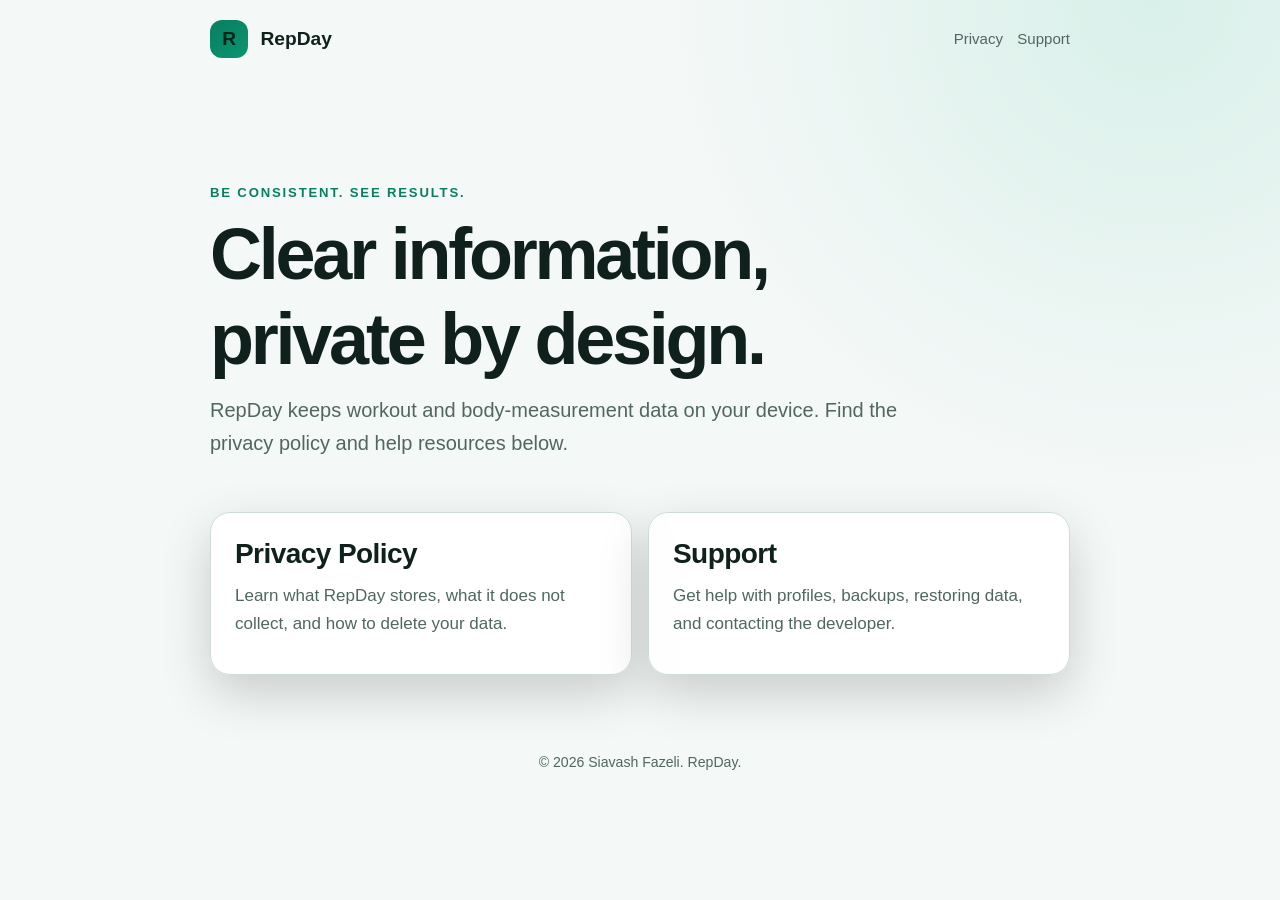
<file: index.html>
<!doctype html>
<html lang="en">
  <head>
    <meta charset="utf-8">
    <meta name="viewport" content="width=device-width, initial-scale=1">
    <meta name="description" content="RepDay privacy policy and support resources.">
    <title>RepDay — Privacy & Support</title>
    <link rel="stylesheet" href="./assets/styles.css">
  </head>
  <body>
    <header class="site-header">
      <a class="brand" href="./" aria-label="RepDay home">
        <span class="brand-mark" aria-hidden="true">R</span>
        <span>RepDay</span>
      </a>
      <nav class="top-nav" aria-label="Main navigation">
        <a href="./privacy/">Privacy</a>
        <a href="./support/">Support</a>
      </nav>
    </header>

    <main>
      <section class="hero">
        <p class="eyebrow">Be consistent. See results.</p>
        <h1>Clear information, private by design.</h1>
        <p class="lead">
          RepDay keeps workout and body-measurement data on your device. Find the
          privacy policy and help resources below.
        </p>
      </section>

      <section class="card-grid" aria-label="Resources">
        <a class="card" href="./privacy/">
          <h2>Privacy Policy</h2>
          <p>Learn what RepDay stores, what it does not collect, and how to delete your data.</p>
        </a>
        <a class="card" href="./support/">
          <h2>Support</h2>
          <p>Get help with profiles, backups, restoring data, and contacting the developer.</p>
        </a>
      </section>
    </main>

    <footer class="site-footer">
      <p>© 2026 Siavash Fazeli. RepDay.</p>
    </footer>
  </body>
</html>
</file>
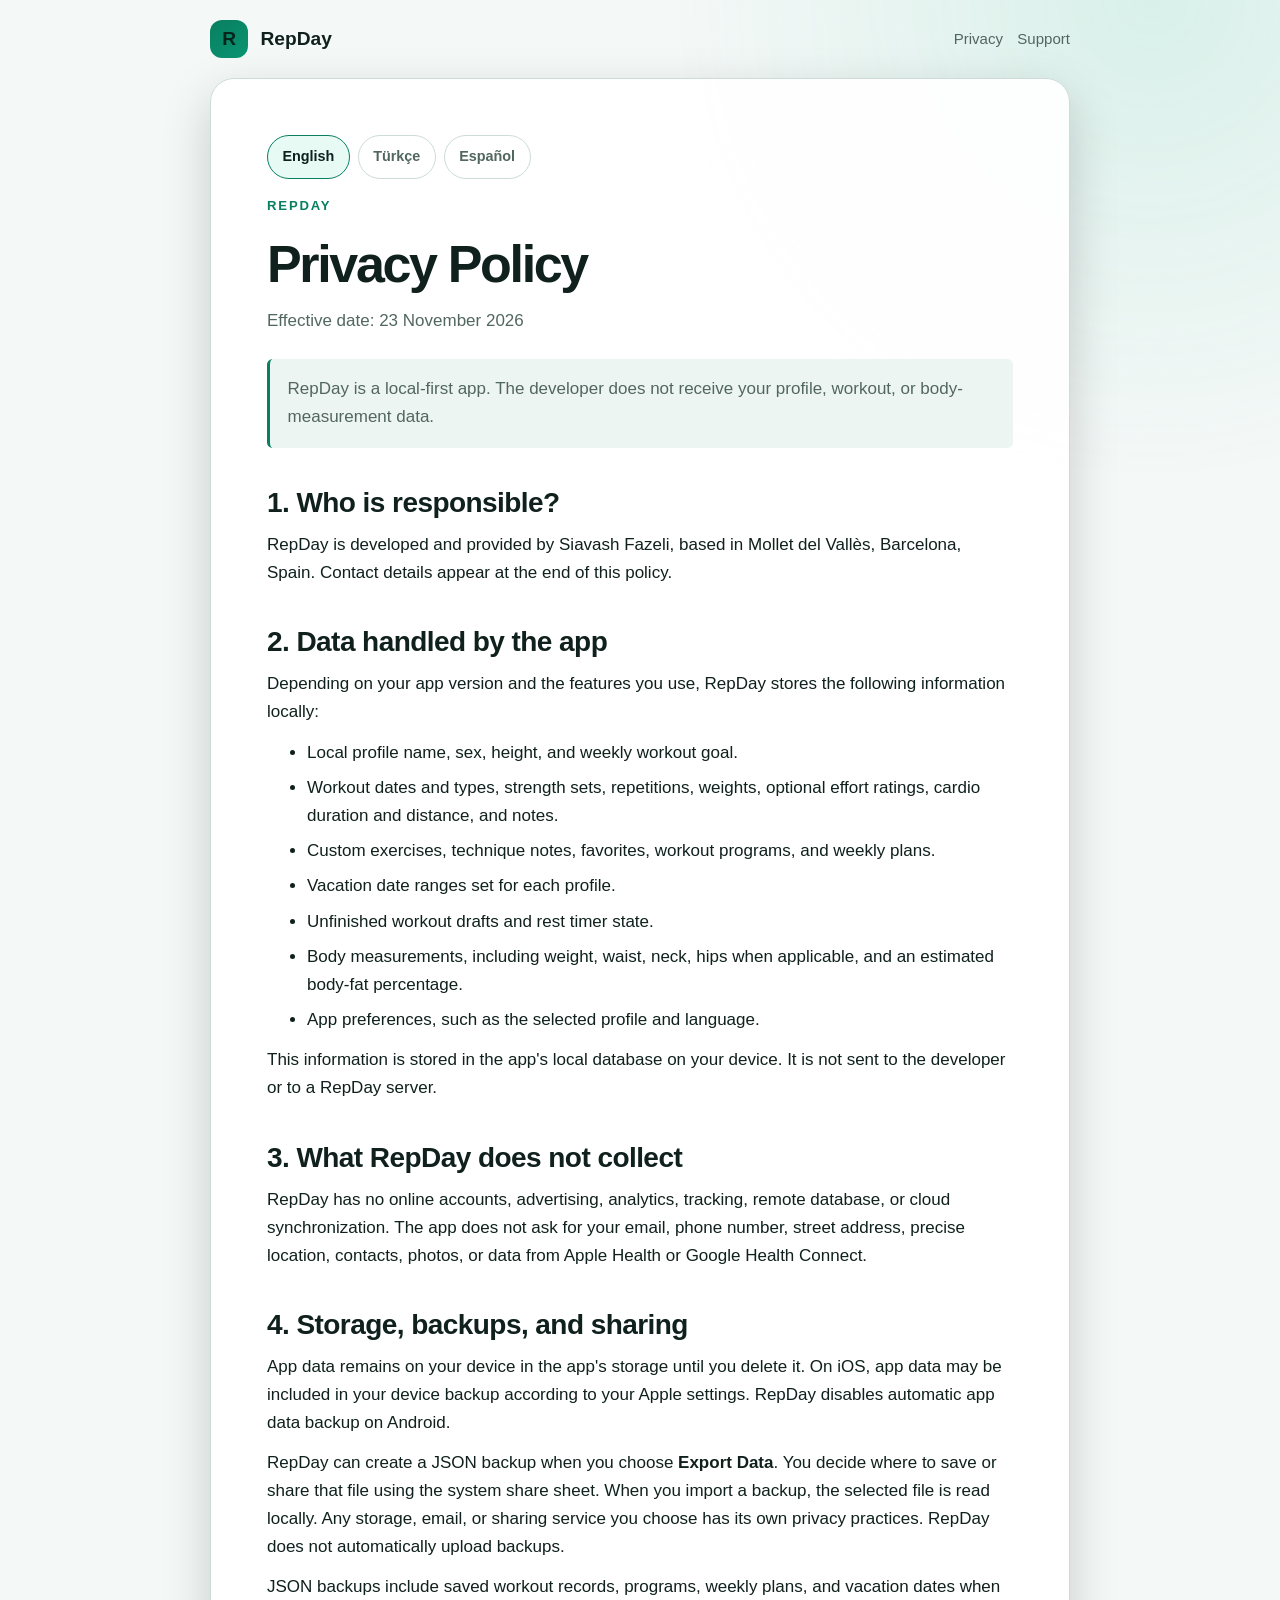
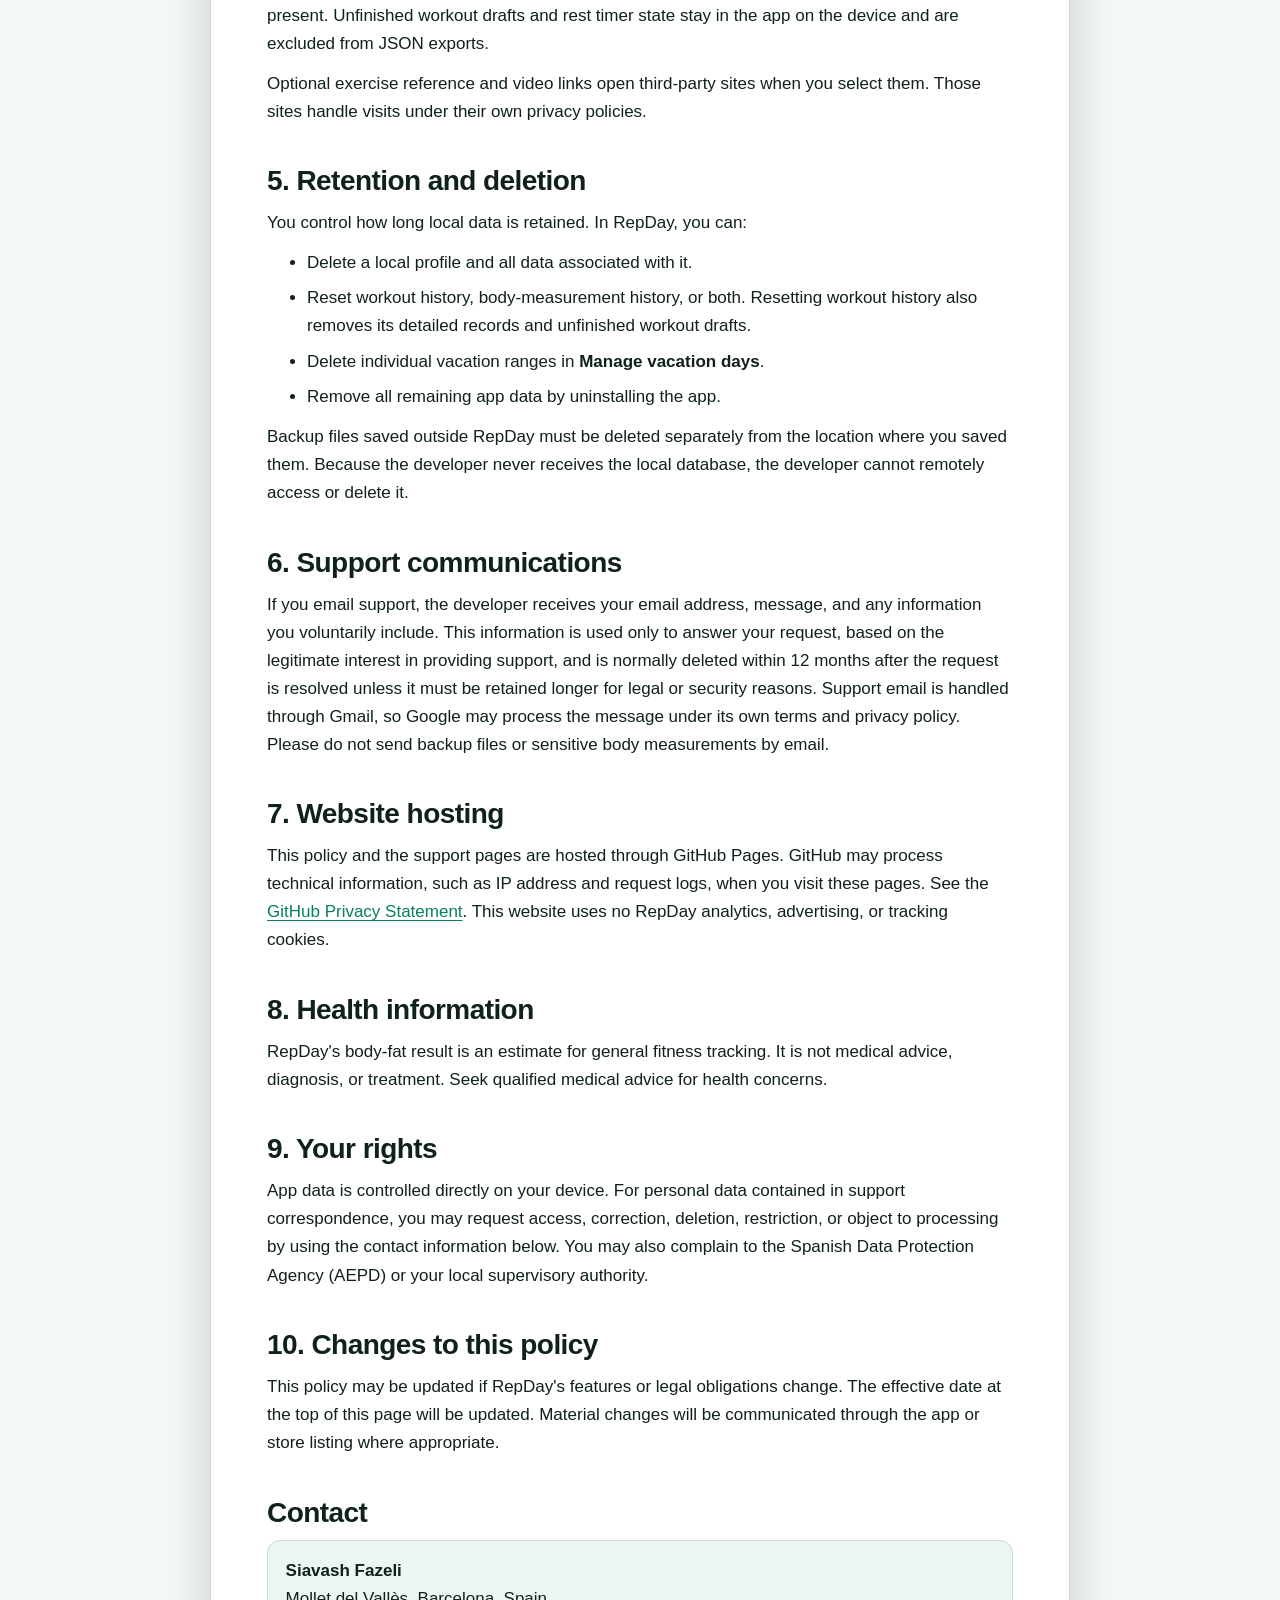
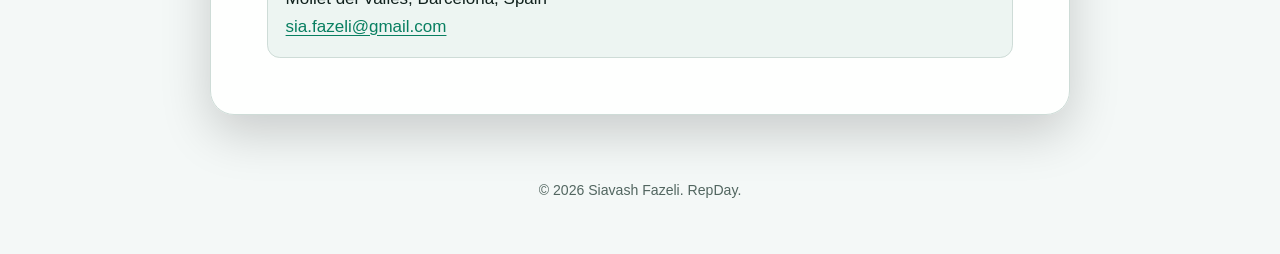
<file: privacy/index.html>
<!doctype html>
<html lang="en">
  <head>
    <meta charset="utf-8">
    <meta name="viewport" content="width=device-width, initial-scale=1">
    <meta name="description" content="RepDay privacy policy.">
    <title>Privacy Policy — RepDay</title>
    <link rel="stylesheet" href="../assets/styles.css">
  </head>
  <body>
    <header class="site-header">
      <a class="brand" href="../" aria-label="RepDay home">
        <span class="brand-mark" aria-hidden="true">R</span>
        <span>RepDay</span>
      </a>
      <nav class="top-nav" aria-label="Main navigation">
        <a href="../privacy/">Privacy</a>
        <a href="../support/">Support</a>
      </nav>
    </header>

    <main>
      <article class="document">
        <div class="language-switcher" aria-label="Language">
          <button class="language-button" type="button" data-language-button="en" aria-pressed="true">English</button>
          <button class="language-button" type="button" data-language-button="tr" aria-pressed="false">Türkçe</button>
          <button class="language-button" type="button" data-language-button="es" aria-pressed="false">Español</button>
        </div>

        <section data-language-panel="en">
          <p class="eyebrow">RepDay</p>
          <h1 class="document-title">Privacy Policy</h1>
          <p class="meta">Effective date: <time datetime="2026-11-23">23 November 2026</time></p>

          <p class="note">
            RepDay is a local-first app. The developer does not receive your profile,
            workout, or body-measurement data.
          </p>

          <h2>1. Who is responsible?</h2>
          <p>
            RepDay is developed and provided by Siavash Fazeli, based in Mollet del
            Vallès, Barcelona, Spain. Contact details appear at the end of this policy.
          </p>

          <h2>2. Data handled by the app</h2>
          <p>Depending on your app version and the features you use, RepDay stores the following information locally:</p>
          <ul>
            <li>Local profile name, sex, height, and weekly workout goal.</li>
            <li>Workout dates and types, strength sets, repetitions, weights, optional effort ratings, cardio duration and distance, and notes.</li>
            <li>Custom exercises, technique notes, favorites, workout programs, and weekly plans.</li>
            <li>Vacation date ranges set for each profile.</li>
            <li>Unfinished workout drafts and rest timer state.</li>
            <li>Body measurements, including weight, waist, neck, hips when applicable, and an estimated body-fat percentage.</li>
            <li>App preferences, such as the selected profile and language.</li>
          </ul>
          <p>
            This information is stored in the app's local database on your device. It is
            not sent to the developer or to a RepDay server.
          </p>

          <h2>3. What RepDay does not collect</h2>
          <p>
            RepDay has no online accounts, advertising, analytics, tracking, remote
            database, or cloud synchronization. The app does not ask for your email,
            phone number, street address, precise location, contacts, photos, or data
            from Apple Health or Google Health Connect.
          </p>

          <h2>4. Storage, backups, and sharing</h2>
          <p>
            App data remains on your device in the app's storage until you delete it.
            On iOS, app data may be included in your device backup according to your
            Apple settings. RepDay disables automatic app data backup on Android.
          </p>
          <p>
            RepDay can create a JSON backup when you choose <strong>Export Data</strong>.
            You decide where to save or share that file using the system share sheet.
            When you import a backup, the selected file is read locally. Any storage,
            email, or sharing service you choose has its own privacy practices. RepDay
            does not automatically upload backups.
          </p>
          <p>
            JSON backups include saved workout records, programs, weekly plans, and
            vacation dates when present. Unfinished workout drafts and rest timer state
            stay in the app on the device and are excluded from JSON exports.
          </p>
          <p>
            Optional exercise reference and video links open third-party sites when you
            select them. Those sites handle visits under their own privacy policies.
          </p>

          <h2>5. Retention and deletion</h2>
          <p>You control how long local data is retained. In RepDay, you can:</p>
          <ul>
            <li>Delete a local profile and all data associated with it.</li>
            <li>Reset workout history, body-measurement history, or both. Resetting workout history also removes its detailed records and unfinished workout drafts.</li>
            <li>Delete individual vacation ranges in <strong>Manage vacation days</strong>.</li>
            <li>Remove all remaining app data by uninstalling the app.</li>
          </ul>
          <p>
            Backup files saved outside RepDay must be deleted separately from the
            location where you saved them. Because the developer never receives the
            local database, the developer cannot remotely access or delete it.
          </p>

          <h2>6. Support communications</h2>
          <p>
            If you email support, the developer receives your email address, message,
            and any information you voluntarily include. This information is used only
            to answer your request, based on the legitimate interest in providing
            support, and is normally deleted within 12 months after the request is
            resolved unless it must be retained longer for legal or security reasons.
            Support email is handled through Gmail, so Google may process the message
            under its own terms and privacy policy. Please do not send backup files or
            sensitive body measurements by email.
          </p>

          <h2>7. Website hosting</h2>
          <p>
            This policy and the support pages are hosted through GitHub Pages. GitHub
            may process technical information, such as IP address and request logs, when
            you visit these pages. See the
            <a href="https://docs.github.com/en/site-policy/privacy-policies/github-general-privacy-statement">GitHub Privacy Statement</a>.
            This website uses no RepDay analytics, advertising, or tracking cookies.
          </p>

          <h2>8. Health information</h2>
          <p>
            RepDay's body-fat result is an estimate for general fitness tracking. It is
            not medical advice, diagnosis, or treatment. Seek qualified medical advice
            for health concerns.
          </p>

          <h2>9. Your rights</h2>
          <p>
            App data is controlled directly on your device. For personal data contained
            in support correspondence, you may request access, correction, deletion,
            restriction, or object to processing by using the contact information below.
            You may also complain to the Spanish Data Protection Agency (AEPD) or your
            local supervisory authority.
          </p>

          <h2>10. Changes to this policy</h2>
          <p>
            This policy may be updated if RepDay's features or legal obligations change.
            The effective date at the top of this page will be updated. Material changes
            will be communicated through the app or store listing where appropriate.
          </p>

          <h2>Contact</h2>
          <div class="contact-box">
            <address>
              <strong>Siavash Fazeli</strong><br>
              Mollet del Vallès, Barcelona, Spain<br>
              <a href="mailto:sia.fazeli@gmail.com">sia.fazeli@gmail.com</a>
            </address>
          </div>
        </section>

        <section data-language-panel="tr" hidden>
          <p class="eyebrow">RepDay</p>
          <h1 class="document-title">Gizlilik Politikası</h1>
          <p class="meta">Yürürlük tarihi: <time datetime="2026-11-23">23 Kasım 2026</time></p>

          <p class="note">
            RepDay, verileri öncelikle cihazda tutan bir uygulamadır. Geliştirici;
            profil, antrenman veya vücut ölçümü verilerinizi almaz.
          </p>

          <h2>1. Sorumlu kimdir?</h2>
          <p>
            RepDay, Mollet del Vallès, Barcelona, İspanya'da bulunan Siavash Fazeli
            tarafından geliştirilmekte ve sunulmaktadır. İletişim bilgileri bu
            politikanın sonunda yer alır.
          </p>

          <h2>2. Uygulamanın işlediği veriler</h2>
          <p>RepDay, uygulama sürümünüze ve kullandığınız özelliklere bağlı olarak aşağıdaki bilgileri cihazınızda saklar:</p>
          <ul>
            <li>Yerel profil adı, cinsiyet, boy ve haftalık antrenman hedefi.</li>
            <li>Antrenman tarihleri ve türleri, setler, tekrarlar, kaldırılan ağırlıklar, isteğe bağlı zorluk puanları, kardiyo süresi ve mesafesi ile notlar.</li>
            <li>Özel hareketler, teknik notlar, favoriler, antrenman programları ve haftalık planlar.</li>
            <li>Her profil için belirlenen tatil tarih aralıkları.</li>
            <li>Yarım kalan antrenman taslakları ve dinlenme sayacının durumu.</li>
            <li>Kilo, bel, boyun, gerektiğinde kalça ve tahmini vücut yağ oranı dahil vücut ölçümleri.</li>
            <li>Seçili profil ve dil gibi uygulama tercihleri.</li>
          </ul>
          <p>
            Bu bilgiler cihazınızdaki yerel uygulama veritabanında saklanır. Geliştiriciye
            veya herhangi bir RepDay sunucusuna gönderilmez.
          </p>

          <h2>3. RepDay'in toplamadığı veriler</h2>
          <p>
            RepDay'de çevrimiçi hesap, reklam, analiz, izleme, uzak veritabanı veya bulut
            eşitleme bulunmaz. Uygulama e-posta, telefon numarası, açık adres, kesin konum,
            kişiler, fotoğraflar veya Apple Health ya da Google Health Connect verilerini istemez.
          </p>

          <h2>4. Saklama, yedekleme ve paylaşım</h2>
          <p>
            Uygulama verileri siz silene kadar cihazınızdaki uygulama alanında kalır.
            iOS'ta uygulama verileri Apple ayarlarınıza bağlı olarak cihaz yedeğine
            dahil edilebilir. RepDay, Android'de otomatik uygulama verisi yedeklemesini kapatır.
          </p>
          <p>
            <strong>Verileri Dışa Aktar</strong> seçeneğini kullandığınızda RepDay bir JSON
            yedek dosyası oluşturabilir. Sistem paylaşım ekranından bu dosyayı nereye
            kaydedeceğinize veya göndereceğinize siz karar verirsiniz. İçe aktarma sırasında
            seçilen dosya cihazda okunur. Seçtiğiniz depolama, e-posta veya paylaşım
            hizmetinin kendi gizlilik koşulları geçerlidir. RepDay yedekleri otomatik yüklemez.
          </p>
          <p>
            JSON yedekleri, varsa kaydedilmiş antrenman kayıtlarını, programları,
            haftalık planları ve tatil tarihlerini içerir. Yarım kalan antrenman
            taslakları ve dinlenme sayacının durumu cihazdaki uygulamada kalır ve
            JSON yedeklerine dahil edilmez.
          </p>
          <p>
            İsteğe bağlı hareket referansları ve video bağlantıları, seçtiğinizde
            üçüncü taraf sitelerini açar. Bu ziyaretlerde ilgili sitenin gizlilik politikası geçerlidir.
          </p>

          <h2>5. Saklama süresi ve silme</h2>
          <p>Yerel verilerin ne kadar süre tutulacağını siz kontrol edersiniz. RepDay'de:</p>
          <ul>
            <li>Yerel bir profili ve ona bağlı tüm verileri silebilirsiniz.</li>
            <li>Antrenman geçmişini, vücut ölçümü geçmişini veya her ikisini sıfırlayabilirsiniz. Antrenman geçmişini sıfırlamak, ayrıntılı kayıtları ve yarım kalan antrenman taslaklarını da kaldırır.</li>
            <li><strong>Tatil günlerini yönet</strong> bölümünden tatil aralıklarını tek tek silebilirsiniz.</li>
            <li>Uygulamayı kaldırarak kalan tüm uygulama verilerini silebilirsiniz.</li>
          </ul>
          <p>
            RepDay dışında saklanan yedekleri kaydettiğiniz yerden ayrıca silmeniz gerekir.
            Geliştirici yerel veritabanını almadığı için bu verilere uzaktan erişemez veya silemez.
          </p>

          <h2>6. Destek iletişimi</h2>
          <p>
            Desteğe e-posta gönderirseniz geliştirici e-posta adresinizi, mesajınızı ve
            isteyerek eklediğiniz bilgileri alır. Bu bilgiler yalnızca destek sağlama
            yönündeki meşru menfaat kapsamında talebinizi yanıtlamak için kullanılır ve
            yasal veya güvenlik nedeniyle daha uzun süre tutulması gerekmedikçe talep
            çözüldükten sonraki 12 ay içinde silinir. Destek e-postası Gmail üzerinden
            işlendiğinden Google mesajı kendi şartları ve gizlilik politikasına göre
            işleyebilir. Lütfen yedek dosyalarını veya hassas vücut ölçümlerini e-postayla göndermeyin.
          </p>

          <h2>7. İnternet sitesi barındırma</h2>
          <p>
            Bu politika ve destek sayfaları GitHub Pages üzerinde barındırılır. GitHub,
            sayfaları ziyaret ettiğinizde IP adresi ve istek günlükleri gibi teknik
            bilgileri işleyebilir. Ayrıntılar için
            <a href="https://docs.github.com/en/site-policy/privacy-policies/github-general-privacy-statement">GitHub Gizlilik Bildirimi</a>'ne bakın.
            Bu sitede RepDay'e ait analiz, reklam veya takip çerezi kullanılmaz.
          </p>

          <h2>8. Sağlık bilgileri</h2>
          <p>
            RepDay'deki vücut yağ sonucu genel fitness takibi için bir tahmindir; tıbbi
            tavsiye, tanı veya tedavi değildir. Sağlıkla ilgili konularda yetkin bir sağlık
            uzmanına başvurun.
          </p>

          <h2>9. Haklarınız</h2>
          <p>
            Uygulama verileri doğrudan cihazınızdan yönetilir. Destek yazışmalarındaki
            kişisel veriler için aşağıdaki iletişim bilgilerini kullanarak erişim, düzeltme,
            silme, işlemenin kısıtlanması veya işleme itiraz talebinde bulunabilirsiniz.
            Ayrıca İspanya Veri Koruma Kurumu'na (AEPD) ya da yerel denetim makamınıza
            şikâyette bulunabilirsiniz.
          </p>

          <h2>10. Politika değişiklikleri</h2>
          <p>
            RepDay özellikleri veya yasal yükümlülükler değişirse bu politika güncellenebilir.
            Sayfanın üstündeki yürürlük tarihi değiştirilir. Önemli değişiklikler uygun
            olduğunda uygulama veya mağaza kaydı aracılığıyla duyurulur.
          </p>

          <h2>İletişim</h2>
          <div class="contact-box">
            <address>
              <strong>Siavash Fazeli</strong><br>
              Mollet del Vallès, Barcelona, İspanya<br>
              <a href="mailto:sia.fazeli@gmail.com">sia.fazeli@gmail.com</a>
            </address>
          </div>
        </section>

        <section data-language-panel="es" hidden>
          <p class="eyebrow">RepDay</p>
          <h1 class="document-title">Política de privacidad</h1>
          <p class="meta">Fecha de entrada en vigor: <time datetime="2026-11-23">23 de noviembre de 2026</time></p>

          <p class="note">
            RepDay es una aplicación local. El desarrollador no recibe los datos de tus
            perfiles, entrenamientos ni medidas corporales.
          </p>

          <h2>1. ¿Quién es el responsable?</h2>
          <p>
            RepDay está desarrollada y ofrecida por Siavash Fazeli, con sede en Mollet
            del Vallès, Barcelona, España. Los datos de contacto aparecen al final de esta política.
          </p>

          <h2>2. Datos tratados por la aplicación</h2>
          <p>Según la versión de la aplicación y las funciones que utilices, RepDay guarda localmente:</p>
          <ul>
            <li>Nombre del perfil local, sexo, altura y objetivo semanal de entrenamiento.</li>
            <li>Fechas y tipos de entrenamiento, series de fuerza, repeticiones, cargas, valoraciones de esfuerzo opcionales, duración y distancia de cardio, y notas.</li>
            <li>Ejercicios personalizados, notas de técnica, favoritos, programas de entrenamiento y planes semanales.</li>
            <li>Intervalos de fechas de vacaciones de cada perfil.</li>
            <li>Borradores de entrenamiento sin terminar y estado del temporizador de descanso.</li>
            <li>Medidas corporales, como peso, cintura, cuello, cadera cuando corresponda y porcentaje estimado de grasa corporal.</li>
            <li>Preferencias de la aplicación, como el perfil y el idioma seleccionados.</li>
          </ul>
          <p>
            Esta información se guarda en la base de datos local de la aplicación en tu
            dispositivo. No se envía al desarrollador ni a ningún servidor de RepDay.
          </p>

          <h2>3. Datos que RepDay no recopila</h2>
          <p>
            RepDay no incluye cuentas en línea, publicidad, analítica, seguimiento, base
            de datos remota ni sincronización en la nube. No solicita correo electrónico,
            teléfono, domicilio, ubicación precisa, contactos, fotos ni datos de Apple
            Health o Google Health Connect.
          </p>

          <h2>4. Almacenamiento, copias y uso compartido</h2>
          <p>
            Los datos permanecen en el espacio de la aplicación de tu dispositivo hasta
            que los elimines. En iOS, pueden incluirse en una copia del dispositivo
            según tus ajustes de Apple. RepDay desactiva las copias automáticas de los
            datos de la aplicación en Android.
          </p>
          <p>
            Al elegir <strong>Exportar datos</strong>, RepDay puede crear una copia JSON.
            Tú eliges dónde guardarla o compartirla mediante el menú del sistema. Al
            importar, el archivo elegido se lee localmente. Cualquier servicio de
            almacenamiento, correo o uso compartido que elijas aplica sus propias
            prácticas de privacidad. RepDay no sube copias automáticamente.
          </p>
          <p>
            Las copias JSON incluyen los entrenamientos guardados, los programas, los
            planes semanales y las fechas de vacaciones cuando existen. Los borradores
            de entrenamiento y el estado del temporizador de descanso se quedan en
            la aplicación del dispositivo y se excluyen de las exportaciones JSON.
          </p>
          <p>
            Los enlaces opcionales a referencias y vídeos de ejercicios abren sitios
            de terceros cuando los seleccionas. Cada sitio aplica su propia política
            de privacidad a la visita.
          </p>

          <h2>5. Conservación y eliminación</h2>
          <p>Tú decides cuánto tiempo se conservan los datos locales. En RepDay puedes:</p>
          <ul>
            <li>Eliminar un perfil local y todos sus datos asociados.</li>
            <li>Restablecer el historial de entrenamientos, el de medidas o ambos. Restablecer el historial de entrenamientos también elimina los registros detallados y los borradores sin terminar.</li>
            <li>Eliminar intervalos de vacaciones individuales en la pantalla de gestión de vacaciones.</li>
            <li>Eliminar los datos restantes desinstalando la aplicación.</li>
          </ul>
          <p>
            Las copias guardadas fuera de RepDay deben eliminarse por separado. Como el
            desarrollador no recibe la base de datos local, no puede acceder a ella ni
            eliminarla de forma remota.
          </p>

          <h2>6. Comunicaciones de soporte</h2>
          <p>
            Si escribes a soporte, el desarrollador recibe tu dirección de correo, el
            mensaje y cualquier información que incluyas voluntariamente. Se utiliza
            únicamente para responder, sobre la base del interés legítimo en prestar
            soporte, y normalmente se elimina dentro de los 12 meses posteriores a la
            resolución, salvo que sea necesario conservarla por motivos legales o de
            seguridad. El correo se gestiona mediante Gmail, por lo que Google puede
            tratar el mensaje conforme a sus condiciones y política de privacidad. No
            envíes copias de seguridad ni medidas corporales sensibles por correo.
          </p>

          <h2>7. Alojamiento del sitio web</h2>
          <p>
            Esta política y las páginas de soporte se alojan en GitHub Pages. GitHub puede
            tratar información técnica, como la dirección IP y registros de solicitudes,
            cuando visitas estas páginas. Consulta la
            <a href="https://docs.github.com/en/site-policy/privacy-policies/github-general-privacy-statement">Declaración de privacidad de GitHub</a>.
            Este sitio no utiliza analítica, publicidad ni cookies de seguimiento de RepDay.
          </p>

          <h2>8. Información de salud</h2>
          <p>
            El resultado de grasa corporal es una estimación para el seguimiento general
            del estado físico. No constituye consejo, diagnóstico ni tratamiento médico.
            Consulta a un profesional sanitario cualificado si tienes dudas de salud.
          </p>

          <h2>9. Tus derechos</h2>
          <p>
            Los datos de la aplicación se gestionan directamente en tu dispositivo. En
            relación con los datos personales incluidos en comunicaciones de soporte,
            puedes solicitar acceso, rectificación, supresión, limitación u oposición
            mediante los datos de contacto siguientes. También puedes reclamar ante la
            Agencia Española de Protección de Datos (AEPD) o tu autoridad de control local.
          </p>

          <h2>10. Cambios en esta política</h2>
          <p>
            Esta política puede actualizarse si cambian las funciones de RepDay o sus
            obligaciones legales. Se actualizará la fecha indicada al principio. Los
            cambios importantes se comunicarán mediante la aplicación o la ficha de la tienda cuando proceda.
          </p>

          <h2>Contacto</h2>
          <div class="contact-box">
            <address>
              <strong>Siavash Fazeli</strong><br>
              Mollet del Vallès, Barcelona, España<br>
              <a href="mailto:sia.fazeli@gmail.com">sia.fazeli@gmail.com</a>
            </address>
          </div>
        </section>
      </article>
    </main>

    <footer class="site-footer">
      <p>© 2026 Siavash Fazeli. RepDay.</p>
    </footer>
    <script src="../assets/site.js"></script>
  </body>
</html>
</file>
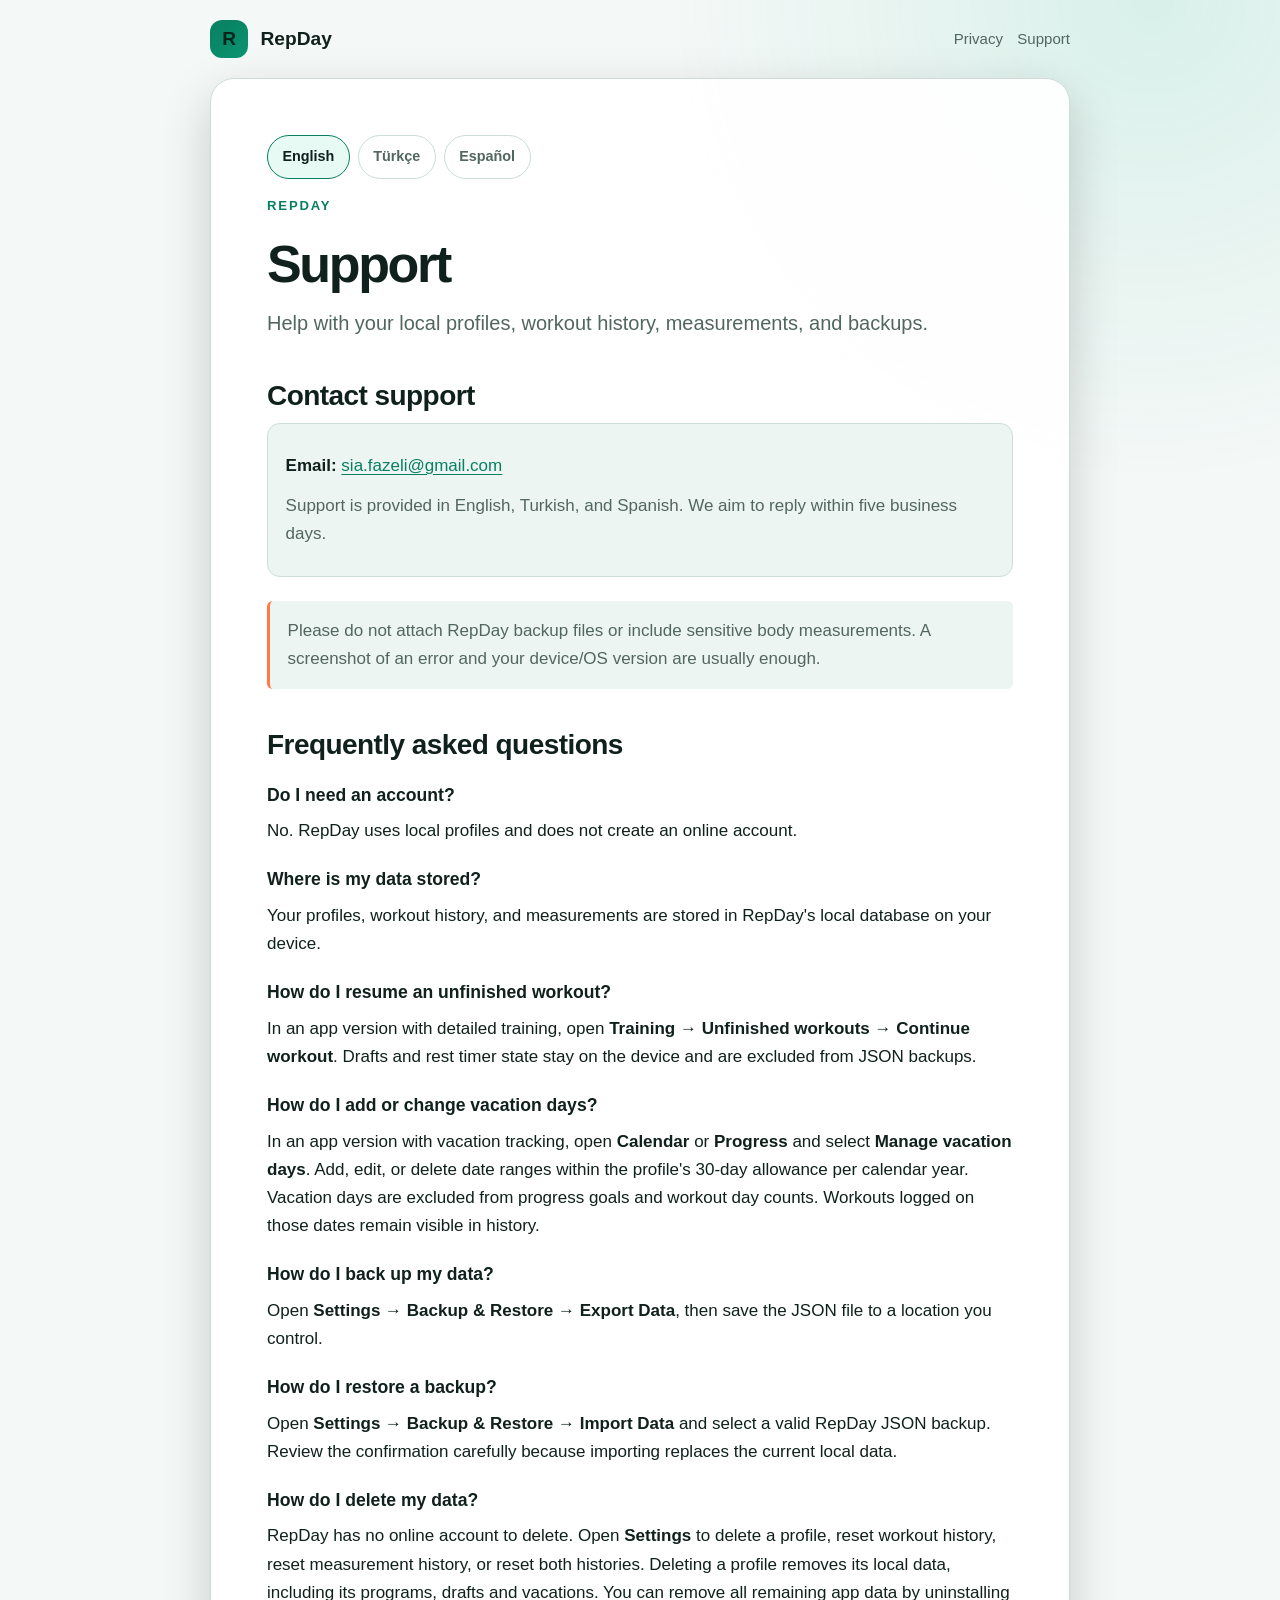
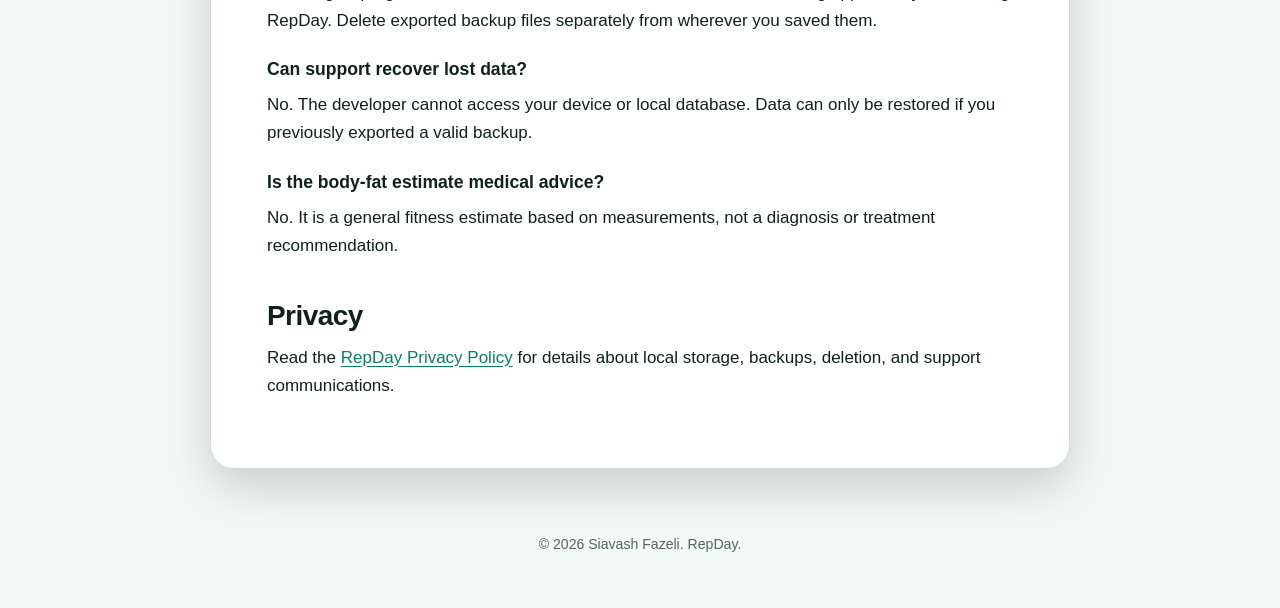
<file: support/index.html>
<!doctype html>
<html lang="en">
  <head>
    <meta charset="utf-8">
    <meta name="viewport" content="width=device-width, initial-scale=1">
    <meta name="description" content="RepDay support and data deletion instructions.">
    <title>Support — RepDay</title>
    <link rel="stylesheet" href="../assets/styles.css">
  </head>
  <body>
    <header class="site-header">
      <a class="brand" href="../" aria-label="RepDay home">
        <span class="brand-mark" aria-hidden="true">R</span>
        <span>RepDay</span>
      </a>
      <nav class="top-nav" aria-label="Main navigation">
        <a href="../privacy/">Privacy</a>
        <a href="../support/">Support</a>
      </nav>
    </header>

    <main>
      <article class="document">
        <div class="language-switcher" aria-label="Language">
          <button class="language-button" type="button" data-language-button="en" aria-pressed="true">English</button>
          <button class="language-button" type="button" data-language-button="tr" aria-pressed="false">Türkçe</button>
          <button class="language-button" type="button" data-language-button="es" aria-pressed="false">Español</button>
        </div>

        <section data-language-panel="en">
          <p class="eyebrow">RepDay</p>
          <h1 class="document-title">Support</h1>
          <p class="lead">Help with your local profiles, workout history, measurements, and backups.</p>

          <h2>Contact support</h2>
          <div class="contact-box">
            <p><strong>Email:</strong> <a href="mailto:sia.fazeli@gmail.com?subject=RepDay%20Support">sia.fazeli@gmail.com</a></p>
            <p class="muted">Support is provided in English, Turkish, and Spanish. We aim to reply within five business days.</p>
          </div>
          <p class="note warning">
            Please do not attach RepDay backup files or include sensitive body measurements.
            A screenshot of an error and your device/OS version are usually enough.
          </p>

          <h2>Frequently asked questions</h2>
          <h3>Do I need an account?</h3>
          <p>No. RepDay uses local profiles and does not create an online account.</p>

          <h3>Where is my data stored?</h3>
          <p>Your profiles, workout history, and measurements are stored in RepDay's local database on your device.</p>

          <h3>How do I resume an unfinished workout?</h3>
          <p>In an app version with detailed training, open <strong>Training → Unfinished workouts → Continue workout</strong>. Drafts and rest timer state stay on the device and are excluded from JSON backups.</p>

          <h3>How do I add or change vacation days?</h3>
          <p>In an app version with vacation tracking, open <strong>Calendar</strong> or <strong>Progress</strong> and select <strong>Manage vacation days</strong>. Add, edit, or delete date ranges within the profile's 30-day allowance per calendar year. Vacation days are excluded from progress goals and workout day counts. Workouts logged on those dates remain visible in history.</p>

          <h3>How do I back up my data?</h3>
          <p>Open <strong>Settings → Backup &amp; Restore → Export Data</strong>, then save the JSON file to a location you control.</p>

          <h3>How do I restore a backup?</h3>
          <p>Open <strong>Settings → Backup &amp; Restore → Import Data</strong> and select a valid RepDay JSON backup. Review the confirmation carefully because importing replaces the current local data.</p>

          <h3>How do I delete my data?</h3>
          <p>
            RepDay has no online account to delete. Open <strong>Settings</strong> to delete
            a profile, reset workout history, reset measurement history, or reset both
            histories. Deleting a profile removes its local data, including its programs,
            drafts and vacations. You can remove all remaining
            app data by uninstalling RepDay. Delete exported backup files separately
            from wherever you saved them.
          </p>

          <h3>Can support recover lost data?</h3>
          <p>No. The developer cannot access your device or local database. Data can only be restored if you previously exported a valid backup.</p>

          <h3>Is the body-fat estimate medical advice?</h3>
          <p>No. It is a general fitness estimate based on measurements, not a diagnosis or treatment recommendation.</p>

          <h2>Privacy</h2>
          <p>Read the <a href="../privacy/">RepDay Privacy Policy</a> for details about local storage, backups, deletion, and support communications.</p>
        </section>

        <section data-language-panel="tr" hidden>
          <p class="eyebrow">RepDay</p>
          <h1 class="document-title">Destek</h1>
          <p class="lead">Yerel profiller, antrenman geçmişi, ölçümler ve yedeklemeler için yardım.</p>

          <h2>Desteğe ulaşın</h2>
          <div class="contact-box">
            <p><strong>E-posta:</strong> <a href="mailto:sia.fazeli@gmail.com?subject=RepDay%20Destek">sia.fazeli@gmail.com</a></p>
            <p class="muted">İngilizce, Türkçe ve İspanyolca destek sunulur. Beş iş günü içinde yanıtlamayı hedefliyoruz.</p>
          </div>
          <p class="note warning">
            Lütfen RepDay yedek dosyalarını eklemeyin veya hassas vücut ölçümlerini
            paylaşmayın. Hata ekranı görüntüsü ile cihaz ve işletim sistemi sürümü genellikle yeterlidir.
          </p>

          <h2>Sık sorulan sorular</h2>
          <h3>Hesap oluşturmam gerekir mi?</h3>
          <p>Hayır. RepDay yerel profiller kullanır ve çevrimiçi hesap oluşturmaz.</p>

          <h3>Verilerim nerede saklanır?</h3>
          <p>Profilleriniz, antrenman geçmişiniz ve ölçümleriniz cihazınızdaki RepDay yerel veritabanında saklanır.</p>

          <h3>Yarım kalan antrenmana nasıl devam ederim?</h3>
          <p>Detaylı antrenman özelliği bulunan bir sürümde <strong>Antrenman → Yarım kalan antrenmanlar → Antrenmana devam et</strong> yolunu açın. Taslaklar ve dinlenme sayacının durumu cihazda kalır ve JSON yedeklerine dahil edilmez.</p>

          <h3>Tatil günlerini nasıl ekler veya değiştiririm?</h3>
          <p>Tatil takibi bulunan bir sürümde <strong>Takvim</strong> veya <strong>İlerleme</strong> ekranından <strong>Tatil günlerini yönet</strong> seçeneğini açın. Profilinizin takvim yılı başına 30 günlük hakkı içinde tarih aralıklarını ekleyebilir, düzenleyebilir veya silebilirsiniz. Tatil günleri hedeflerden ve antrenman günü sayısından çıkarılır. O günlerde yaptığınız antrenmanları geçmişte görebilirsiniz.</p>

          <h3>Verilerimi nasıl yedeklerim?</h3>
          <p><strong>Ayarlar → Yedekleme ve Geri Yükleme → Verileri Dışa Aktar</strong> yolunu açın ve JSON dosyasını kontrolünüzdeki bir konuma kaydedin.</p>

          <h3>Yedeği nasıl geri yüklerim?</h3>
          <p><strong>Ayarlar → Yedekleme ve Geri Yükleme → Verileri İçe Aktar</strong> yolunu açın ve geçerli bir RepDay JSON yedeği seçin. İçe aktarma mevcut yerel verilerin yerine geçeceği için onay ekranını dikkatle okuyun.</p>

          <h3>Verilerimi nasıl silerim?</h3>
          <p>
            RepDay'de silinecek çevrimiçi bir hesap yoktur. Bir profili silmek, antrenman
            geçmişini, ölçüm geçmişini veya her iki geçmişi sıfırlamak için
            <strong>Ayarlar</strong>'ı açın. Bir profil silindiğinde programları,
            taslakları ve tatilleri dahil tüm yerel veriler silinir.
            Kalan tüm uygulama verilerini RepDay'i kaldırarak silebilirsiniz. Dışa
            aktardığınız yedek dosyalarını kaydettiğiniz yerden ayrıca silin.
          </p>

          <h3>Destek kayıp verileri kurtarabilir mi?</h3>
          <p>Hayır. Geliştirici cihazınıza veya yerel veritabanınıza erişemez. Veriler ancak daha önce geçerli bir yedek oluşturduysanız geri yüklenebilir.</p>

          <h3>Vücut yağ tahmini tıbbi tavsiye midir?</h3>
          <p>Hayır. Ölçümlere dayalı genel bir fitness tahminidir; tanı veya tedavi önerisi değildir.</p>

          <h2>Gizlilik</h2>
          <p>Yerel saklama, yedekleme, silme ve destek iletişimi ayrıntıları için <a href="../privacy/?lang=tr">RepDay Gizlilik Politikası</a>'nı okuyun.</p>
        </section>

        <section data-language-panel="es" hidden>
          <p class="eyebrow">RepDay</p>
          <h1 class="document-title">Soporte</h1>
          <p class="lead">Ayuda con perfiles locales, historial de entrenamientos, medidas y copias de seguridad.</p>

          <h2>Contactar con soporte</h2>
          <div class="contact-box">
            <p><strong>Correo:</strong> <a href="mailto:sia.fazeli@gmail.com?subject=Soporte%20de%20RepDay">sia.fazeli@gmail.com</a></p>
            <p class="muted">Se ofrece soporte en inglés, turco y español. Intentamos responder en un plazo de cinco días laborables.</p>
          </div>
          <p class="note warning">
            No adjuntes copias de seguridad de RepDay ni incluyas medidas corporales
            sensibles. Normalmente basta con una captura del error y la versión del dispositivo y del sistema.
          </p>

          <h2>Preguntas frecuentes</h2>
          <h3>¿Necesito una cuenta?</h3>
          <p>No. RepDay utiliza perfiles locales y no crea cuentas en línea.</p>

          <h3>¿Dónde se guardan mis datos?</h3>
          <p>Los perfiles, entrenamientos y medidas se guardan en la base de datos local de RepDay en tu dispositivo.</p>

          <h3>¿Cómo continúo un entrenamiento sin terminar?</h3>
          <p>En una versión con registro detallado, abre la sección de entrenamientos, busca los entrenamientos sin terminar y elige continuar. Los borradores y el estado del temporizador de descanso se quedan en el dispositivo y se excluyen de las copias JSON.</p>

          <h3>¿Cómo añado o modifico mis días de vacaciones?</h3>
          <p>En una versión con esta función, abre <strong>Calendario</strong> o <strong>Progreso</strong> y selecciona la opción para gestionar las vacaciones. Puedes añadir, editar o eliminar intervalos dentro del límite de 30 días por perfil y año natural. Las vacaciones se excluyen de los objetivos y del recuento de días de entrenamiento. Los entrenamientos registrados en esas fechas siguen disponibles en el historial.</p>

          <h3>¿Cómo hago una copia de seguridad?</h3>
          <p>Abre <strong>Ajustes → Copia y restauración → Exportar datos</strong> y guarda el archivo JSON en una ubicación bajo tu control.</p>

          <h3>¿Cómo restauro una copia?</h3>
          <p>Abre <strong>Ajustes → Copia y restauración → Importar datos</strong> y selecciona una copia JSON válida de RepDay. Revisa la confirmación porque la importación sustituye los datos locales actuales.</p>

          <h3>¿Cómo elimino mis datos?</h3>
          <p>
            RepDay no tiene una cuenta en línea que eliminar. Abre <strong>Ajustes</strong>
            para eliminar un perfil o restablecer el historial de entrenamientos, el de
            medidas o ambos. Al eliminar un perfil se borran sus datos locales, incluidos
            sus programas, borradores y vacaciones.
            Puedes borrar el resto de los datos desinstalando RepDay. Elimina por separado
            las copias exportadas desde el lugar donde las guardaste.
          </p>

          <h3>¿Puede soporte recuperar datos perdidos?</h3>
          <p>No. El desarrollador no puede acceder a tu dispositivo ni a la base de datos local. Solo puedes restaurar datos si exportaste previamente una copia válida.</p>

          <h3>¿La estimación de grasa corporal es consejo médico?</h3>
          <p>No. Es una estimación general basada en medidas, no un diagnóstico ni una recomendación de tratamiento.</p>

          <h2>Privacidad</h2>
          <p>Consulta la <a href="../privacy/?lang=es">Política de privacidad de RepDay</a> para conocer los detalles sobre almacenamiento local, copias, eliminación y comunicaciones de soporte.</p>
        </section>
      </article>
    </main>

    <footer class="site-footer">
      <p>© 2026 Siavash Fazeli. RepDay.</p>
    </footer>
    <script src="../assets/site.js"></script>
  </body>
</html>
</file>
<file: assets/styles.css>
:root {
  color-scheme: light dark;
  --bg: #07111f;
  --surface: #0d1b2d;
  --surface-strong: #13243a;
  --text: #f6f8fb;
  --muted: #aab6c7;
  --line: #263950;
  --accent: #44d7ae;
  --accent-strong: #23b98f;
  --warning: #ff7a45;
  --max-width: 860px;
}

* {
  box-sizing: border-box;
}

html {
  background: var(--bg);
  scroll-behavior: smooth;
}

body {
  min-height: 100vh;
  margin: 0;
  background:
    radial-gradient(circle at 90% 0%, rgba(68, 215, 174, 0.13), transparent 30rem),
    var(--bg);
  color: var(--text);
  font-family: Inter, ui-sans-serif, -apple-system, BlinkMacSystemFont, "Segoe UI", sans-serif;
  font-size: 17px;
  line-height: 1.65;
}

a {
  color: var(--accent);
  text-underline-offset: 0.18em;
}

a:hover {
  color: #7ce8ca;
}

.site-header,
.site-footer,
main {
  width: min(calc(100% - 2rem), var(--max-width));
  margin-inline: auto;
}

.site-header {
  display: flex;
  align-items: center;
  justify-content: space-between;
  gap: 1rem;
  padding-block: 1.25rem;
}

.brand {
  display: inline-flex;
  align-items: center;
  gap: 0.75rem;
  color: var(--text);
  font-size: 1.2rem;
  font-weight: 800;
  text-decoration: none;
}

.brand-mark {
  display: grid;
  width: 2.4rem;
  height: 2.4rem;
  place-items: center;
  border-radius: 0.75rem;
  background: linear-gradient(145deg, var(--accent), var(--accent-strong));
  color: #04261d;
  font-weight: 900;
}

.top-nav {
  display: flex;
  flex-wrap: wrap;
  justify-content: flex-end;
  gap: 0.9rem;
  font-size: 0.94rem;
}

.top-nav a {
  color: var(--muted);
  text-decoration: none;
}

.top-nav a:hover {
  color: var(--text);
}

.hero {
  padding: clamp(3rem, 9vw, 6.5rem) 0 2.5rem;
}

.eyebrow {
  margin: 0 0 0.5rem;
  color: var(--accent);
  font-size: 0.82rem;
  font-weight: 800;
  letter-spacing: 0.14em;
  text-transform: uppercase;
}

h1,
h2,
h3 {
  line-height: 1.18;
}

h1 {
  max-width: 720px;
  margin: 0;
  font-size: clamp(2.25rem, 7vw, 4.5rem);
  letter-spacing: -0.045em;
}

h2 {
  margin: 2.4rem 0 0.7rem;
  font-size: clamp(1.35rem, 4vw, 1.75rem);
  letter-spacing: -0.02em;
}

h3 {
  margin: 1.5rem 0 0.4rem;
  font-size: 1.1rem;
}

p,
ul {
  margin-block: 0.75rem;
}

li + li {
  margin-top: 0.45rem;
}

.lead {
  max-width: 690px;
  color: var(--muted);
  font-size: clamp(1.05rem, 2.5vw, 1.25rem);
}

.card-grid {
  display: grid;
  grid-template-columns: repeat(2, minmax(0, 1fr));
  gap: 1rem;
  padding-bottom: 4rem;
}

.card,
.document {
  border: 1px solid var(--line);
  background: rgba(13, 27, 45, 0.9);
  box-shadow: 0 18px 50px rgba(0, 0, 0, 0.18);
}

.card {
  padding: 1.5rem;
  border-radius: 1.25rem;
  color: var(--text);
  text-decoration: none;
}

.card:hover {
  border-color: var(--accent-strong);
  transform: translateY(-2px);
}

.card h2 {
  margin-top: 0;
}

.card p {
  color: var(--muted);
}

.document {
  margin-bottom: 4rem;
  padding: clamp(1.25rem, 5vw, 3.5rem);
  border-radius: 1.5rem;
}

.document-title {
  margin-top: 1.1rem;
  font-size: clamp(2rem, 6vw, 3.25rem);
}

.meta,
.note,
.muted {
  color: var(--muted);
}

.note {
  margin-block: 1.5rem;
  padding: 1rem 1.1rem;
  border-left: 3px solid var(--accent);
  border-radius: 0.35rem;
  background: var(--surface-strong);
}

.warning {
  border-left-color: var(--warning);
}

.language-switcher {
  display: flex;
  flex-wrap: wrap;
  gap: 0.5rem;
  margin-bottom: 1rem;
}

.language-button {
  min-height: 2.65rem;
  padding: 0.55rem 0.9rem;
  border: 1px solid var(--line);
  border-radius: 999px;
  background: transparent;
  color: var(--muted);
  cursor: pointer;
  font: inherit;
  font-size: 0.9rem;
  font-weight: 700;
}

.language-button:hover,
.language-button[aria-pressed="true"] {
  border-color: var(--accent);
  background: rgba(68, 215, 174, 0.12);
  color: var(--text);
}

[data-language-panel][hidden] {
  display: none;
}

.contact-box {
  padding: 1rem 1.1rem;
  border: 1px solid var(--line);
  border-radius: 0.8rem;
  background: var(--surface-strong);
}

.contact-box address {
  font-style: normal;
}

.site-footer {
  padding-block: 0 2.5rem;
  color: var(--muted);
  font-size: 0.88rem;
  text-align: center;
}

@media (max-width: 640px) {
  .site-header {
    align-items: flex-start;
    flex-direction: column;
  }

  .top-nav {
    justify-content: flex-start;
  }

  .hero {
    padding-top: 2.5rem;
  }

  .card-grid {
    grid-template-columns: 1fr;
  }
}

@media (prefers-reduced-motion: no-preference) {
  .card,
  .language-button {
    transition: 160ms ease;
  }
}

@media (prefers-color-scheme: light) {
  :root {
    --bg: #f4f8f7;
    --surface: #ffffff;
    --surface-strong: #edf5f2;
    --text: #10211d;
    --muted: #526660;
    --line: #cedcd7;
    --accent: #087f61;
    --accent-strong: #0b9471;
  }

  body {
    background:
      radial-gradient(circle at 90% 0%, rgba(35, 185, 143, 0.13), transparent 30rem),
      var(--bg);
  }

  .card,
  .document {
    background: rgba(255, 255, 255, 0.94);
  }
}
</file>
